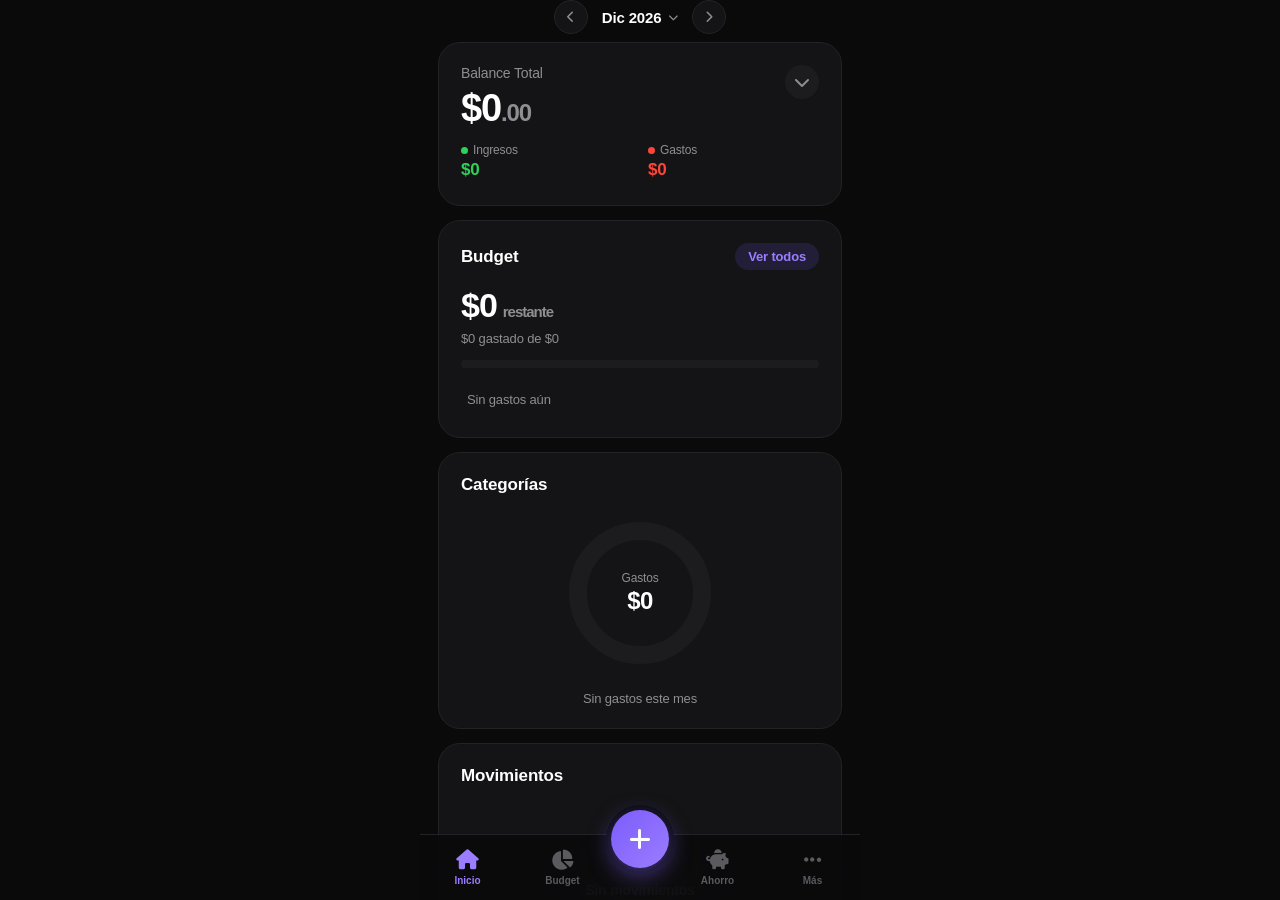
<file: index.html>
<!DOCTYPE html>
<html lang="es">
<head>
<meta charset="UTF-8">
<meta name="viewport" content="width=device-width,initial-scale=1,maximum-scale=1,user-scalable=no,viewport-fit=cover">
<meta name="apple-mobile-web-app-capable" content="yes">
<meta name="apple-mobile-web-app-status-bar-style" content="black-translucent">
<meta name="theme-color" content="#0A0A0B">
<title>Budget</title>
<link rel="apple-touch-icon" href="assets/icon.png">
<link rel="icon" href="assets/icon.png">
<link rel="stylesheet" href="https://cdnjs.cloudflare.com/ajax/libs/font-awesome/6.5.1/css/all.min.css">
<link rel="stylesheet" href="css/app.css">
</head>
<body>

<div id="load">
  <div class="sk-hd">
    <div class="sk sk-arrow"></div>
    <div class="sk sk-month"></div>
    <div class="sk sk-arrow"></div>
  </div>
  <div class="sk-body">
    <!-- balance card skeleton -->
    <div class="sk sk-card" style="height:148px">
      <div class="sk-pad">
        <div class="sk sk-line" style="width:90px;height:13px"></div>
        <div class="sk sk-line" style="width:170px;height:36px;margin-top:12px"></div>
        <div class="sk-row" style="margin-top:22px">
          <div><div class="sk sk-line" style="width:60px;height:11px"></div><div class="sk sk-line" style="width:80px;height:17px;margin-top:6px"></div></div>
          <div><div class="sk sk-line" style="width:60px;height:11px"></div><div class="sk sk-line" style="width:80px;height:17px;margin-top:6px"></div></div>
        </div>
      </div>
    </div>
    <!-- budget card skeleton -->
    <div class="sk sk-card" style="height:170px">
      <div class="sk-pad">
        <div class="sk-row"><div class="sk sk-line" style="width:70px;height:16px"></div><div class="sk sk-line" style="width:70px;height:26px;border-radius:50px"></div></div>
        <div class="sk sk-line" style="width:140px;height:30px;margin-top:14px"></div>
        <div class="sk sk-line" style="width:100%;height:8px;border-radius:5px;margin-top:14px"></div>
        <div class="sk-row" style="margin-top:16px;gap:10px">
          <div class="sk sk-line" style="width:130px;height:54px;border-radius:14px"></div>
          <div class="sk sk-line" style="width:130px;height:54px;border-radius:14px"></div>
        </div>
      </div>
    </div>
    <!-- donut card skeleton -->
    <div class="sk sk-card" style="height:300px">
      <div class="sk-pad">
        <div class="sk sk-line" style="width:90px;height:16px"></div>
        <div style="display:flex;justify-content:center;margin:18px 0"><div class="sk sk-circle"></div></div>
        <div class="sk sk-line" style="width:100%;height:14px;margin-top:14px"></div>
        <div class="sk sk-line" style="width:100%;height:14px;margin-top:14px"></div>
        <div class="sk sk-line" style="width:100%;height:14px;margin-top:14px"></div>
      </div>
    </div>
  </div>
</div>

<!-- ═══ HOME ═══ -->
<div id="v-home" class="view on">
  <div class="hd">
    <div class="hd-arrow" onclick="changeMonth(-1)"><i class="fa-solid fa-chevron-left"></i></div>
    <div class="hd-month" onclick="openCal()"><span id="mn-home">Jun 2026</span><i class="fa-solid fa-chevron-down"></i></div>
    <div class="hd-arrow" onclick="changeMonth(1)"><i class="fa-solid fa-chevron-right"></i></div>
  </div>
  <div class="sa hs">
    <!-- BALANCE -->
    <div class="bal-card">
      <div class="bal-top">
        <div>
          <div class="bal-lbl">Balance Total</div>
          <div class="bal-val" id="h-bal">$0<span class="c">.00</span></div>
        </div>
        <div class="bal-chev" onclick="go('savings')"><i class="fa-solid fa-chevron-down"></i></div>
      </div>
      <div class="bal-sub">
        <div class="bal-mini"><div class="bal-mini-lbl"><span class="dot-g"></span>Ingresos</div><div class="bal-mini-val" id="h-inc" style="color:var(--green)">$0</div><div class="bal-cmp" id="h-inc-cmp"></div></div>
        <div class="bal-mini"><div class="bal-mini-lbl"><span class="dot-r"></span>Gastos</div><div class="bal-mini-val" id="h-exp" style="color:var(--red)">$0</div><div class="bal-cmp" id="h-exp-cmp"></div></div>
      </div>
      <div class="sav-line" id="h-sav-line" style="display:none" onclick="go('savings')">
        <div class="sav-line-l"><span class="dot-v"></span>Apartado al ahorro</div>
        <div class="sav-line-v" id="h-sav-val">$0</div>
      </div>
    </div>

    <!-- BUDGET -->
    <div class="bud-card">
      <div class="bud-hd"><div class="bud-title">Budget</div><div class="bud-pill" onclick="go('budget')">Ver todos</div></div>
      <div class="bud-left" id="h-bud-left">$0<span class="lt">restante</span></div>
      <div class="bud-spent" id="h-bud-spent">$0 gastado</div>
      <div class="bud-bar"><div class="bud-bar-f" id="h-bud-bar" style="width:0%"></div></div>
      <div class="bud-cats" id="h-bud-chips"></div>
    </div>

    <!-- CATEGORIES DONUT -->
    <div class="cat-card">
      <div class="cat-hd"><div class="cat-title">Categorías</div></div>
      <div class="donut-box">
        <svg width="160" height="160" viewBox="0 0 160 160" id="donut-svg"></svg>
        <div class="donut-center"><div class="l">Gastos</div><div class="v" id="donut-total">$0</div></div>
      </div>
      <div class="cat-legend" id="cat-legend"></div>
    </div>

    <!-- SAVINGS DASHBOARD CARD -->
    <div class="sav-dash" id="h-sav-card" style="display:none" onclick="go('savings')">
      <div class="sav-dash-hd">
        <div class="sav-dash-ico">🐷</div>
        <div style="flex:1">
          <div class="sav-dash-title">Ahorro</div>
          <div class="sav-dash-sub" id="h-sav-sub">Apartado este mes</div>
        </div>
        <i class="fa-solid fa-chevron-right" style="color:var(--t3);font-size:13px"></i>
      </div>
      <div class="sav-dash-val" id="h-sav-total">$0</div>
      <div class="sav-dash-goal" id="h-sav-goal">Meta: $0</div>
      <div class="sav-dash-bar"><div class="sav-dash-bar-f" id="h-sav-bar" style="width:0%"></div></div>
      <div class="sav-dash-chips" id="h-sav-chips"></div>
    </div>

    <!-- TRANSACTIONS -->
    <div class="tx-card">
      <div class="tx-hd"><div class="tx-title">Movimientos</div></div>
      <div id="tx-list"></div>
    </div>
  </div>
</div>

<!-- ═══ BUDGET VIEW ═══ -->
<div id="v-budget" class="view">
  <div class="hd">
    <div class="hd-arrow" onclick="changeMonth(-1)"><i class="fa-solid fa-chevron-left"></i></div>
    <div class="hd-month" onclick="openCal()"><span id="mn-bud">Jun 2026</span><i class="fa-solid fa-chevron-down"></i></div>
    <div class="hd-arrow" onclick="changeMonth(1)"><i class="fa-solid fa-chevron-right"></i></div>
  </div>
  <div class="sa hs">
    <div class="bud-card" style="text-align:center">
      <div style="font-size:14px;color:var(--t2);font-weight:600;margin-bottom:8px">Budget Total</div>
      <div style="display:flex;align-items:baseline;justify-content:center;gap:10px">
        <div style="font-size:40px;font-weight:800;letter-spacing:-.03em" id="b-total">$0</div>
        <div style="font-size:18px;font-weight:700;color:var(--violet2)" id="b-pct">%0</div>
      </div>
      <div class="bud-bar" style="margin:18px 0 12px"><div class="bud-bar-f" id="b-bar" style="width:0%"></div></div>
      <div style="display:flex;justify-content:space-between;font-size:13px;font-weight:500;color:var(--t2)">
        <span id="b-spent">$0 gastado</span><span id="b-left">$0 restante</span>
      </div>
    </div>
    <div class="cat-card" style="padding:8px 22px">
      <div id="b-list"></div>
    </div>
  </div>
</div>

<!-- ═══ SAVINGS VIEW ═══ -->
<div id="v-savings" class="view">
  <div class="hd">
    <div class="hd-arrow" onclick="changeMonth(-1)"><i class="fa-solid fa-chevron-left"></i></div>
    <div class="hd-month" onclick="openCal()"><span id="mn-sav">Jun 2026</span><i class="fa-solid fa-chevron-down"></i></div>
    <div class="hd-arrow" onclick="changeMonth(1)"><i class="fa-solid fa-chevron-right"></i></div>
  </div>
  <div class="sa hs">
    <div class="sav-card">
      <div class="sav-hd">
        <div class="sav-ico">🐷</div>
        <div><div class="sav-title">Total Ahorrado</div><div class="sav-sub">Dinero apartado a propósito</div></div>
      </div>
      <div class="sav-val" id="s-val">$0</div>
      <div class="sav-goal" id="s-goal" onclick="editGoal()">Meta: $2,000 ›</div>
      <div class="sav-bar"><div class="sav-bar-f" id="s-bar" style="width:0%"></div></div>
      <div class="sav-pct" id="s-pct">0% de tu meta</div>
    </div>
    <div class="tx-card" style="padding:8px 22px">
      <div class="tx-hd"><div class="tx-title">Mis metas de ahorro</div></div>
      <div id="s-goals" style="margin-bottom:6px"></div>
    </div>
    <div class="tx-card" style="padding:8px 22px">
      <div class="tx-hd"><div class="tx-title">Apartado por mes</div></div>
      <div id="s-months"></div>
    </div>
  </div>
</div>

<!-- ═══ MORE VIEW ═══ -->
<div id="v-more" class="view">
  <div class="hd"><div class="hd-month">Más</div></div>
  <div class="sa hs">
    <div class="sec-title">Datos</div>
    <div class="set-card">
      <div class="srow" onclick="loadFromSheets(true)"><div class="sico" style="background:rgba(48,209,88,.15);color:var(--green)"><i class="fa-solid fa-rotate"></i></div><div class="srow-i"><h4>Sincronizar ahora</h4><p>Descargar desde Google Sheets</p></div><span id="sdot"></span></div>
      <div class="srow" onclick="openSheets()"><div class="sico" style="background:rgba(124,92,252,.15);color:var(--violet2)"><i class="fa-solid fa-table"></i></div><div class="srow-i"><h4>Google Sheets</h4><p>Configurar conexión</p></div><i class="fa-solid fa-chevron-right chev"></i></div>
    </div>
    <div class="sec-title">Configuración</div>
    <div class="set-card">
      <div class="srow" onclick="openCatConfig()"><div class="sico" style="background:rgba(124,92,252,.15);color:var(--violet2)"><i class="fa-solid fa-sliders"></i></div><div class="srow-i"><h4>Configurar subcategorías</h4><p>Gasto, ingreso y ahorro</p></div><i class="fa-solid fa-chevron-right chev"></i></div>
      <div class="srow" onclick="editGoal()"><div class="sico" style="background:rgba(124,92,252,.15);color:var(--violet2)"><i class="fa-solid fa-bullseye"></i></div><div class="srow-i"><h4>Meta de ahorro</h4></div><i class="fa-solid fa-chevron-right chev"></i></div>
    </div>

    <div class="sec-title">Preferencias</div>
    <div class="set-card">
      <div class="srow" onclick="if(confirm('¿Borrar todos los datos locales?')){localStorage.clear();location.reload();}"><div class="sico" style="background:rgba(255,69,58,.15);color:var(--red)"><i class="fa-solid fa-trash"></i></div><div class="srow-i"><h4 style="color:var(--red)">Borrar datos</h4></div></div>
    </div>
  </div>
</div>

<!-- ═══ NAV ═══ -->
<nav class="nav">
  <button class="nb on" id="nav-home" onclick="go('home')"><i class="fa-solid fa-house"></i><span>Inicio</span></button>
  <button class="nb" id="nav-budget" onclick="go('budget')"><i class="fa-solid fa-chart-pie"></i><span>Budget</span></button>
  <div class="nav-sp"></div>
  <button class="nb" id="nav-savings" onclick="go('savings')"><i class="fa-solid fa-piggy-bank"></i><span>Ahorro</span></button>
  <button class="nb" id="nav-more" onclick="go('more')"><i class="fa-solid fa-ellipsis"></i><span>Más</span></button>
</nav>
<button id="fab" onclick="openAdd()"><i class="fa-solid fa-plus"></i></button>

<!-- ═══ ADD MODAL ═══ -->
<div id="modal"><div class="mbg" onclick="closeAdd()"></div><div class="msh">
  <div class="pill"></div>
  <div class="mhd"><button class="mc" onclick="closeAdd()">Cancelar</button><span class="mtt" id="m-title">Nuevo Movimiento</span><div style="width:64px"></div></div>
  <input type="hidden" id="edit-id">
  <div class="seg">
    <div class="seg-b" id="seg-i" onclick="setType('Ingreso')">Ingreso</div>
    <div class="seg-b act-e" id="seg-e" onclick="setType('Gasto')">Gasto</div>
    <div class="seg-b" id="seg-s" onclick="setType('Ahorro')">Ahorro</div>
  </div>
  <div class="amt-box"><span class="s">$</span><input type="number" id="amt" class="amt-inp" placeholder="0" inputmode="decimal"></div>
  <div class="cat-grid" id="cat-grid"></div>
  <div class="sub-sec" id="sub-sec"><div class="sub-sec-lbl">Subcategoría</div><div class="sub-grid" id="sub-grid"></div></div>
  <div class="rows">
    <div class="row"><span class="row-l"><i class="fa-regular fa-calendar"></i>Fecha</span><input type="date" id="tdate" class="row-c"></div>
    <div class="row"><span class="row-l"><i class="fa-regular fa-comment"></i>Nota</span><input type="text" id="note" class="row-c" placeholder="Opcional..."></div>
  </div>
  <button class="big-btn" onclick="saveTx()">Guardar Movimiento</button>
  <button onclick="delTx()" style="margin:0 20px 6px;width:calc(100% - 40px);padding:14px;border-radius:15px;border:1px solid rgba(255,69,58,.3);background:rgba(255,69,58,.08);color:var(--red);font-size:15px;font-weight:600;cursor:pointer;display:none" id="del-btn">Eliminar movimiento</button>
</div></div>

<!-- ═══ SHEETS MODAL ═══ -->
<div id="modal-sheets"><div class="mbg" onclick="closeSheets()"></div><div class="msh">
  <div class="pill"></div>
  <div class="mhd"><button class="mc" onclick="closeSheets()">Cerrar</button><span class="mtt">Google Sheets</span><button class="msave" onclick="saveUrl()">Guardar</button></div>
  <div style="padding:20px">
    <p style="font-size:13px;color:var(--t2);line-height:1.6;margin-bottom:14px">Pega la URL de tu Apps Script (terminada en /exec).</p>
    <input type="text" id="url-inp" class="inp" placeholder="https://script.google.com/.../exec">
  </div>
</div></div>

<!-- ═══ CALENDAR MODAL ═══ -->
<div id="cal-modal"><div class="mbg" onclick="closeCal()"></div><div class="msh">
  <div class="pill"></div>
  <div class="mhd">
    <button class="mc" onclick="calChangeYear(-1)"><i class="fa-solid fa-chevron-left"></i></button>
    <span class="mtt" id="cal-year">2026</span>
    <button class="mc" onclick="calChangeYear(1)"><i class="fa-solid fa-chevron-right"></i></button>
  </div>
  <div class="cal-grid" id="cal-grid"></div>
  <div style="padding:0 20px 8px;font-size:12px;color:var(--t3);text-align:center">Toca un mes para verlo · muestra ingreso de cada mes</div>
</div></div>

<!-- ═══ CATEGORY CONFIG MODAL ═══ -->
<div id="cfg-modal"><div class="mbg" onclick="closeCatConfig()"></div><div class="msh">
  <div class="pill"></div>
  <div class="mhd"><button class="mc" onclick="closeCatConfig()">Cerrar</button><span class="mtt">Subcategorías</span><div style="width:50px"></div></div>
  <div class="cfg-tabs">
    <button class="cfg-tab on" id="cfg-tab-gasto" onclick="cfgTab('gasto')">Gasto</button>
    <button class="cfg-tab" id="cfg-tab-ingreso" onclick="cfgTab('ingreso')">Ingreso</button>
    <button class="cfg-tab" id="cfg-tab-ahorro" onclick="cfgTab('ahorro')">Ahorro</button>
  </div>
  <div id="cfg-body" class="cfg-body"></div>
</div></div>

<div id="toast"></div>

<script src="js/app.js"></script>
<script>
function openSheets(){document.getElementById('modal-sheets').classList.add('mon');}
function closeSheets(){document.getElementById('modal-sheets').classList.remove('mon');}
</script>
</body>
</html>
</file>
<file: css/app.css>
:root{
  --sat:env(safe-area-inset-top,59px);
  --sab:env(safe-area-inset-bottom,34px);
  --bg:#0A0A0B; --card:#141416; --card2:#1C1C1F;
  --bdr:#232327; --t1:#FFFFFF; --t2:#8E8E93; --t3:#5A5A5F;
  --violet:#7C5CFC; --violet2:#9B7DFF;
  --green:#30D158; --red:#FF453A; --amber:#FF9F0A;
  --blue:#0A84FF; --pink:#FF375F; --cyan:#64D2FF; --orange:#FF9F0A;
  --grad-v:linear-gradient(135deg,#7C5CFC,#9B7DFF);
  --r:22px; --rs:16px;
}
*,*::before,*::after{box-sizing:border-box;margin:0;padding:0;-webkit-tap-highlight-color:transparent;}
html,body{height:100%;overflow:hidden;}
body{
  font-family:-apple-system,BlinkMacSystemFont,'SF Pro Display','Inter',sans-serif;
  background:var(--bg);color:var(--t1);
  max-width:440px;margin:0 auto;position:fixed;inset:0;
  display:flex;flex-direction:column;
  -webkit-font-smoothing:antialiased;letter-spacing:-.01em;
}
.hs::-webkit-scrollbar{display:none;}.hs{scrollbar-width:none;}

/* LOADING */
/* ═══ SKELETON LOADER ═══ */
#load{position:fixed;inset:0;background:var(--bg);z-index:999;transition:opacity .4s,visibility .4s;overflow:hidden;display:flex;flex-direction:column;}
#load.hide{opacity:0;visibility:hidden;}
.sk-hd{flex-shrink:0;padding:calc(var(--sat)+40px) 20px 12px;display:flex;align-items:center;justify-content:center;gap:14px;}
.sk-arrow{width:34px;height:34px;border-radius:50%;}
.sk-month{width:110px;height:18px;border-radius:8px;}
.sk-body{flex:1;padding:8px 18px;}
.sk-card{border-radius:22px;margin-bottom:14px;background:var(--card)!important;border:1px solid var(--bdr);position:relative;overflow:hidden;}
.sk-pad{padding:22px;}
.sk-row{display:flex;justify-content:space-between;align-items:center;}
.sk-line{border-radius:7px;}
.sk-circle{width:160px;height:160px;border-radius:50%;}
/* shimmer base */
.sk{position:relative;overflow:hidden;background:var(--card2);}
.sk::after{content:'';position:absolute;inset:0;transform:translateX(-100%);background:linear-gradient(90deg,transparent,rgba(255,255,255,.06),transparent);animation:shimmer 1.5s infinite;}
.sk-card.sk::after{background:linear-gradient(90deg,transparent,rgba(255,255,255,.03),transparent);}
@keyframes shimmer{100%{transform:translateX(100%)}}

/* VIEWS */
.view{display:none;flex-direction:column;flex:1;overflow:hidden;}
.view.on{display:flex;animation:f .3s ease;}
@keyframes f{from{opacity:0;transform:translateY(6px)}to{opacity:1;transform:translateY(0)}}

/* HEADER with month nav */
.hd{flex-shrink:0;padding:calc(var(--sat)+40px) 20px 12px;display:flex;align-items:center;justify-content:center;gap:14px;}
.hd-arrow{width:34px;height:34px;border-radius:50%;background:var(--card);border:1px solid var(--bdr);display:flex;align-items:center;justify-content:center;color:var(--t2);cursor:pointer;font-size:12px;}
.hd-arrow:active{background:var(--card2);}
.hd-month{font-size:15px;font-weight:700;display:flex;align-items:center;gap:7px;cursor:pointer;}
.hd-month i{font-size:10px;color:var(--t2);}

.sa{flex:1;overflow-y:auto;overflow-x:hidden;-webkit-overflow-scrolling:touch;padding:8px 18px calc(110px + var(--sab));}

/* BALANCE CARD */
.bal-card{background:var(--card);border:1px solid var(--bdr);border-radius:var(--r);padding:22px;margin-bottom:14px;}
.bal-top{display:flex;justify-content:space-between;align-items:flex-start;}
.bal-lbl{font-size:14px;color:var(--t2);font-weight:500;margin-bottom:8px;}
.bal-val{font-size:38px;font-weight:800;letter-spacing:-.03em;line-height:1;}
.bal-val .c{font-size:24px;color:var(--t2);}
.bal-chev{width:34px;height:34px;border-radius:50%;background:var(--card2);display:flex;align-items:center;justify-content:center;color:var(--t2);cursor:pointer;}
.bal-sub{display:flex;gap:16px;margin-top:16px;}
.bal-mini{flex:1;}
.bal-mini-lbl{font-size:12px;color:var(--t2);font-weight:500;display:flex;align-items:center;gap:5px;margin-bottom:3px;}
.bal-mini-val{font-size:17px;font-weight:700;}
.dot-g{width:7px;height:7px;border-radius:50%;background:var(--green);}
.dot-r{width:7px;height:7px;border-radius:50%;background:var(--red);}

/* BUDGET CARD */
.bud-card{background:var(--card);border:1px solid var(--bdr);border-radius:var(--r);padding:22px;margin-bottom:14px;}
.bud-hd{display:flex;justify-content:space-between;align-items:center;margin-bottom:16px;}
.bud-title{font-size:17px;font-weight:700;}
.bud-pill{font-size:13px;font-weight:600;color:var(--violet2);background:rgba(124,92,252,.14);padding:6px 13px;border-radius:50px;cursor:pointer;}
.bud-left{font-size:34px;font-weight:800;letter-spacing:-.03em;}
.bud-left .lt{font-size:15px;color:var(--t2);font-weight:600;margin-left:6px;}
.bud-spent{font-size:13px;color:var(--t2);margin:6px 0 14px;font-weight:500;}
.bud-bar{height:8px;background:var(--card2);border-radius:5px;overflow:hidden;margin-bottom:18px;}
.bud-bar-f{height:100%;border-radius:5px;background:var(--grad-v);transition:width .8s cubic-bezier(.22,1,.36,1);}
.bud-cats{display:flex;gap:10px;overflow-x:auto;padding-bottom:2px;}
.bud-cats::-webkit-scrollbar{display:none;}
.bud-chip{flex-shrink:0;display:flex;align-items:center;gap:10px;background:var(--card2);border:1px solid var(--bdr);border-radius:14px;padding:10px 14px;min-width:140px;}
.bud-chip-ring{width:34px;height:34px;flex-shrink:0;}
.bud-chip-info{min-width:0;}
.bud-chip-name{font-size:13px;font-weight:600;white-space:nowrap;}
.bud-chip-spent{font-size:11px;color:var(--t2);margin-top:1px;}

/* CATEGORIES / DONUT */
.cat-card{background:var(--card);border:1px solid var(--bdr);border-radius:var(--r);padding:22px;margin-bottom:14px;}
.cat-hd{display:flex;justify-content:space-between;align-items:center;margin-bottom:18px;}
.cat-title{font-size:17px;font-weight:700;}
.donut-box{display:flex;justify-content:center;position:relative;margin-bottom:18px;}
.donut-center{position:absolute;top:50%;left:50%;transform:translate(-50%,-50%);text-align:center;}
.donut-center .l{font-size:12px;color:var(--t2);font-weight:500;}
.donut-center .v{font-size:24px;font-weight:800;letter-spacing:-.02em;margin-top:2px;}
.cat-legend{display:flex;flex-direction:column;gap:14px;}
.cl-row{display:flex;align-items:center;gap:12px;}
.cl-dot{width:10px;height:10px;border-radius:50%;flex-shrink:0;}
.cl-name{flex:1;font-size:14px;font-weight:600;}
.cl-amt{font-size:14px;font-weight:700;}
.cl-pct{font-size:12px;color:var(--t2);font-weight:600;min-width:34px;text-align:right;}

/* TRANSACTIONS */
.tx-card{background:var(--card);border:1px solid var(--bdr);border-radius:var(--r);padding:8px 22px;margin-bottom:14px;}
.tx-hd{display:flex;justify-content:space-between;align-items:center;padding:14px 0 6px;}
.tx-title{font-size:17px;font-weight:700;}
.tx-row{display:flex;align-items:center;gap:13px;padding:13px 0;border-bottom:1px solid var(--bdr);}
.tx-row:last-child{border-bottom:none;}
.tx-ico{width:44px;height:44px;border-radius:13px;display:flex;align-items:center;justify-content:center;font-size:19px;flex-shrink:0;}
.tx-mid{flex:1;min-width:0;}
.tx-name{font-size:15px;font-weight:600;white-space:nowrap;overflow:hidden;text-overflow:ellipsis;}
.tx-meta{font-size:12px;color:var(--t2);margin-top:2px;}
.tx-r{text-align:right;flex-shrink:0;}
.tx-amt{font-size:15px;font-weight:700;}
.tx-amt.i{color:var(--green);}
.tx-date{font-size:11px;color:var(--t3);margin-top:2px;}
.empty{text-align:center;padding:36px 0;}
.empty-emoji{font-size:38px;margin-bottom:10px;}
.empty p{font-size:14px;color:var(--t2);font-weight:600;}
.empty span{font-size:12px;color:var(--t3);}

/* SAVINGS */
.sav-card{background:linear-gradient(145deg,#1A1530,#141416);border:1px solid rgba(124,92,252,.25);border-radius:var(--r);padding:22px;margin-bottom:14px;}
.sav-hd{display:flex;align-items:center;gap:10px;margin-bottom:14px;}
.sav-ico{width:40px;height:40px;border-radius:12px;background:rgba(124,92,252,.2);display:flex;align-items:center;justify-content:center;font-size:18px;}
.sav-title{font-size:16px;font-weight:700;}
.sav-sub{font-size:12px;color:var(--t2);}
.sav-val{font-size:30px;font-weight:800;letter-spacing:-.03em;}
.sav-goal{font-size:13px;color:var(--t2);margin:4px 0 14px;font-weight:500;}
.sav-bar{height:8px;background:var(--card2);border-radius:5px;overflow:hidden;}
.sav-bar-f{height:100%;border-radius:5px;background:var(--grad-v);transition:width .9s cubic-bezier(.22,1,.36,1);}
.sav-pct{font-size:12px;font-weight:700;color:var(--violet2);margin-top:8px;text-align:right;}

/* NAV */
.nav{position:fixed;bottom:0;width:100%;max-width:440px;left:50%;transform:translateX(-50%);
  background:rgba(10,10,11,.88);backdrop-filter:blur(24px) saturate(180%);-webkit-backdrop-filter:blur(24px) saturate(180%);
  border-top:1px solid var(--bdr);display:flex;justify-content:space-around;align-items:center;
  padding-bottom:var(--sab);height:calc(66px + var(--sab));z-index:100;}
.nb{display:flex;flex-direction:column;align-items:center;gap:5px;border:none;background:none;cursor:pointer;color:var(--t3);flex:1;transition:color .18s;}
.nb i{font-size:20px;}.nb span{font-size:10px;font-weight:600;}
.nb.on{color:var(--violet2);}
.nav-sp{width:60px;}

/* FAB */
#fab{position:fixed;bottom:calc(32px + var(--sab));left:50%;transform:translateX(-50%);
  width:58px;height:58px;border-radius:50%;background:var(--grad-v);border:none;cursor:pointer;
  display:flex;align-items:center;justify-content:center;font-size:24px;color:#fff;
  box-shadow:0 6px 22px rgba(124,92,252,.5),0 0 0 5px var(--bg);z-index:101;transition:transform .15s;}
#fab:active{transform:translateX(-50%) scale(.9);}

/* MODAL */
.mbg{display:none;position:fixed;inset:0;background:rgba(0,0,0,.65);backdrop-filter:blur(5px);z-index:200;opacity:0;transition:opacity .3s;}
.msh{position:fixed;bottom:0;left:50%;transform:translateX(-50%) translateY(100%);width:100%;max-width:440px;background:var(--card);border-radius:28px 28px 0 0;z-index:201;visibility:hidden;transition:transform .4s cubic-bezier(.32,.72,0,1),visibility .4s;max-height:92dvh;overflow-y:auto;padding-bottom:max(var(--sab),20px);border-top:1px solid var(--bdr);}
.mon .mbg{display:block;opacity:1;}
.mon .msh{transform:translateX(-50%) translateY(0);visibility:visible;}
.pill{width:40px;height:5px;background:var(--bdr);border-radius:3px;margin:12px auto 18px;}
.mhd{display:flex;align-items:center;justify-content:space-between;padding:0 20px 16px;border-bottom:1px solid var(--bdr);}
.mtt{font-size:17px;font-weight:700;}
.mc{font-size:15px;font-weight:500;border:none;background:none;color:var(--t2);cursor:pointer;}
.msave{font-size:15px;font-weight:700;border:none;background:var(--violet);color:#fff;cursor:pointer;padding:9px 20px;border-radius:50px;}

.seg{display:flex;background:var(--card2);border-radius:13px;padding:4px;margin:16px 20px 0;gap:3px;}
.seg-b{flex:1;text-align:center;padding:11px;border-radius:10px;font-size:14px;font-weight:700;cursor:pointer;color:var(--t2);transition:all .18s;}
.seg-b.act-i{background:rgba(48,209,88,.15);color:var(--green);}
.seg-b.act-e{background:rgba(255,69,58,.15);color:var(--red);}

.amt-box{text-align:center;padding:22px 20px;border-bottom:1px solid var(--bdr);}
.amt-box .s{font-size:34px;color:var(--t2);font-weight:300;}
.amt-inp{font-size:54px;font-weight:800;width:230px;border:none;outline:none;background:none;text-align:center;color:var(--t1);letter-spacing:-.04em;}

.cat-grid{display:grid;grid-template-columns:repeat(3,1fr);gap:10px;padding:18px 20px;}
.cat-btn{padding:15px 6px;border-radius:15px;border:1.5px solid var(--bdr);background:var(--card2);cursor:pointer;display:flex;flex-direction:column;align-items:center;gap:7px;font-size:12px;font-weight:600;color:var(--t2);transition:all .18s;}
.cat-btn.sel{border-width:2px;}
.cat-btn-ico{font-size:24px;}

.rows{padding:6px 20px;}
.row{display:flex;align-items:center;justify-content:space-between;padding:15px 0;border-bottom:1px solid var(--bdr);min-height:54px;gap:10px;}
.row:last-child{border-bottom:none;}
.row-l{font-size:14px;font-weight:600;color:var(--t2);display:flex;align-items:center;gap:9px;}
.row-l i{color:var(--t3);width:15px;text-align:center;}
.row-c{font-size:14px;font-weight:600;border:none;outline:none;background:none;text-align:right;color:var(--t1);max-width:190px;}
select.row-c{-webkit-appearance:none;direction:rtl;}
select.row-c option{background:var(--card);color:var(--t1);}

.big-btn{margin:16px 20px;display:block;width:calc(100% - 40px);padding:17px;border-radius:17px;border:none;background:var(--grad-v);font-size:16px;font-weight:700;color:#fff;cursor:pointer;box-shadow:0 6px 18px rgba(124,92,252,.4);}
.inp{width:100%;border:1.5px solid var(--bdr);border-radius:14px;padding:14px;font-size:15px;outline:none;color:var(--t1);background:var(--card2);font-family:inherit;}
.inp:focus{border-color:var(--violet);}

/* BUDGET EDIT VIEW rows */
.be-row{display:flex;align-items:center;gap:13px;padding:16px 0;border-bottom:1px solid var(--bdr);}
.be-row:last-child{border-bottom:none;}
.be-ico{width:44px;height:44px;border-radius:13px;display:flex;align-items:center;justify-content:center;font-size:19px;flex-shrink:0;}
.be-mid{flex:1;}
.be-name{font-size:15px;font-weight:600;margin-bottom:8px;}
.be-bar{height:6px;background:var(--card2);border-radius:4px;overflow:hidden;}
.be-bar-f{height:100%;border-radius:4px;transition:width .7s;}
.be-sub{font-size:12px;color:var(--t2);margin-top:6px;}
.be-pct{font-size:16px;font-weight:800;flex-shrink:0;}
.be-edit{font-size:13px;color:var(--violet2);background:none;border:none;cursor:pointer;font-weight:600;}

#toast{position:fixed;bottom:calc(90px + var(--sab));left:50%;transform:translateX(-50%) translateY(10px);background:var(--card2);border:1px solid var(--bdr);color:#fff;padding:12px 22px;border-radius:50px;font-size:13px;font-weight:600;opacity:0;transition:all .28s;z-index:9999;pointer-events:none;}
#toast.show{opacity:1;transform:translateX(-50%) translateY(0);}

#sdot{width:8px;height:8px;border-radius:50%;background:var(--green);display:inline-block;}
#sdot.sy{background:var(--amber);animation:bl 1s infinite;}#sdot.er{background:var(--red);}
@keyframes bl{0%,100%{opacity:1}50%{opacity:.3}}

.sec-title{font-size:13px;font-weight:700;color:var(--t2);margin:18px 4px 10px;}
.set-card{background:var(--card);border:1px solid var(--bdr);border-radius:var(--r);overflow:hidden;}
.srow{display:flex;align-items:center;padding:16px;border-bottom:1px solid var(--bdr);gap:13px;cursor:pointer;}
.srow:last-child{border-bottom:none;}.srow:active{background:var(--card2);}
.sico{width:36px;height:36px;border-radius:11px;display:flex;align-items:center;justify-content:center;font-size:15px;flex-shrink:0;}
.srow-i{flex:1;}.srow-i h4{font-size:15px;font-weight:600;}.srow-i p{font-size:12px;color:var(--t2);margin-top:1px;}
.srow-v{font-size:14px;color:var(--t2);}.chev{color:var(--t3);font-size:13px;}

/* ═══ SWIPE TRANSACTIONS ═══ */
.swipe-wrap{position:relative;overflow:hidden;border-radius:0;}
.swipe-wrap:not(:last-child){border-bottom:1px solid var(--bdr);}
.swipe-action{position:absolute;top:0;bottom:0;width:88px;display:flex;align-items:center;justify-content:center;color:#fff;font-size:19px;}
.swipe-action.edit{left:0;background:var(--blue);}      /* swipe RIGHT reveals blue edit on left */
.swipe-action.del{right:0;background:var(--red);}        /* swipe LEFT reveals red delete on right */
.swipe-surface{position:relative;z-index:2;background:var(--card);will-change:transform;}
.swipe-wrap .tx-row{border-bottom:none;}

/* ═══ SUBCATEGORY GRID ═══ */
.sub-sec{display:none;padding:0 20px 8px;}
.sub-sec-lbl{font-size:12px;font-weight:700;color:var(--t2);margin-bottom:10px;}
.sub-grid{display:flex;flex-wrap:wrap;gap:8px;}
.sub-btn{padding:10px 16px;border-radius:50px;border:1.5px solid var(--bdr);background:var(--card2);cursor:pointer;font-size:13px;font-weight:600;color:var(--t2);transition:all .15s;}
.sub-btn.sel{border-width:2px;}

/* ═══ MONTH COMPARISON ═══ */
.bal-cmp{font-size:11px;font-weight:600;margin-top:3px;}

/* ═══ CALENDAR ═══ */
.cal-grid{display:grid;grid-template-columns:repeat(3,1fr);gap:10px;padding:18px 20px;}
.cal-cell{background:var(--card2);border:1px solid var(--bdr);border-radius:14px;padding:14px 8px;text-align:center;cursor:pointer;transition:all .15s;}
.cal-cell:active{transform:scale(.96);}
.cal-cell.cur{border-color:var(--violet);background:rgba(124,92,252,.12);}
.cal-m{font-size:14px;font-weight:700;margin-bottom:5px;}
.cal-inc{font-size:13px;font-weight:700;}

/* ═══ BUDGET — expandable categories ═══ */
.be-cat{background:var(--card2);border:1px solid var(--bdr);border-radius:16px;margin-bottom:10px;overflow:hidden;}
.be-cat .be-row{border-bottom:none;padding:14px;cursor:pointer;}
.be-chev{color:var(--t3);font-size:13px;transition:transform .25s;flex-shrink:0;}
.be-subs{padding:0 14px 8px;border-top:1px solid var(--bdr);}
.sub-bud-row{display:flex;align-items:center;gap:10px;padding:13px 0;border-bottom:1px solid var(--bdr);}
.sub-bud-row:last-of-type{border-bottom:none;}
.sub-bud-mid{flex:1;min-width:0;}
.sub-bud-top{display:flex;justify-content:space-between;align-items:center;margin-bottom:7px;}
.sub-bud-name{font-size:14px;font-weight:600;}
.sub-bud-edit{font-size:13px;font-weight:700;color:var(--violet2);background:rgba(124,92,252,.12);border:none;padding:5px 12px;border-radius:50px;cursor:pointer;}
.sub-bud-bar{height:5px;background:var(--card);border-radius:3px;overflow:hidden;margin-bottom:5px;}
.sub-bud-bar-f{height:100%;border-radius:3px;transition:width .6s cubic-bezier(.22,1,.36,1);}
.sub-bud-sub{font-size:11px;color:var(--t2);font-weight:500;}
.sub-del{width:30px;height:30px;border-radius:50%;border:none;background:none;color:var(--t3);cursor:pointer;font-size:14px;flex-shrink:0;}
.sub-del:active{background:rgba(255,69,58,.15);color:var(--red);}
.add-sub-btn{width:100%;padding:12px;margin-top:6px;border-radius:12px;border:1px dashed var(--bdr);background:none;color:var(--violet2);font-size:13px;font-weight:600;cursor:pointer;}
.add-sub-btn:active{background:var(--card);}

/* ═══ AHORRO TYPE ═══ */
.seg-b.act-s{background:rgba(124,92,252,.18);color:var(--violet2);}
.dot-v{width:7px;height:7px;border-radius:50%;background:var(--violet);}
.sav-line{display:flex;justify-content:space-between;align-items:center;margin-top:14px;padding-top:14px;border-top:1px solid var(--bdr);cursor:pointer;}
.sav-line-l{font-size:13px;color:var(--t2);font-weight:500;display:flex;align-items:center;gap:7px;}
.sav-line-v{font-size:15px;font-weight:700;color:var(--violet2);}
/* inline + to add subcategory in add modal */
.sub-btn.sub-add{border-style:dashed;color:var(--violet2);min-width:44px;display:flex;align-items:center;justify-content:center;padding:10px 16px;}
.sub-btn.sub-add:active{background:var(--card);}

/* ═══ CATEGORY CONFIG MODAL ═══ */
.cfg-tabs{display:flex;gap:6px;padding:16px 20px 0;}
.cfg-tab{flex:1;padding:10px;border-radius:12px;font-size:13px;font-weight:700;border:1px solid var(--bdr);background:var(--card2);color:var(--t2);cursor:pointer;transition:all .15s;}
.cfg-tab.on{background:var(--violet);color:#fff;border-color:var(--violet);}
.cfg-body{padding:16px 20px;max-height:62vh;overflow-y:auto;-webkit-overflow-scrolling:touch;}
.cfg-body::-webkit-scrollbar{display:none;}
.cfg-cat{margin-bottom:18px;}
.cfg-cat-hd{display:flex;align-items:center;gap:10px;margin-bottom:11px;}
.cfg-cat-ico{width:34px;height:34px;border-radius:10px;display:flex;align-items:center;justify-content:center;font-size:16px;}
.cfg-cat-name{font-size:15px;font-weight:700;}
.cfg-subs{display:flex;flex-wrap:wrap;gap:8px;}
.cfg-chip{display:flex;align-items:center;gap:8px;background:var(--card2);border:1px solid var(--bdr);border-radius:50px;padding:8px 8px 8px 14px;font-size:13px;font-weight:600;}
.cfg-chip button{width:22px;height:22px;border-radius:50%;border:none;background:rgba(255,69,58,.15);color:var(--red);cursor:pointer;font-size:11px;display:flex;align-items:center;justify-content:center;}
.cfg-chip button:active{background:var(--red);color:#fff;}
.cfg-add{display:flex;align-items:center;gap:6px;background:none;border:1px dashed var(--bdr);border-radius:50px;padding:8px 16px;font-size:13px;font-weight:600;color:var(--violet2);cursor:pointer;}
.cfg-add:active{background:var(--card2);}

/* ═══ SAVINGS DASHBOARD CARD ═══ */
.sav-dash{background:linear-gradient(145deg,#1A1530,#141416);border:1px solid rgba(124,92,252,.25);border-radius:22px;padding:22px;margin-bottom:14px;cursor:pointer;}
.sav-dash-hd{display:flex;align-items:center;gap:12px;margin-bottom:14px;}
.sav-dash-ico{width:40px;height:40px;border-radius:12px;background:rgba(124,92,252,.2);display:flex;align-items:center;justify-content:center;font-size:18px;flex-shrink:0;}
.sav-dash-title{font-size:16px;font-weight:700;}
.sav-dash-sub{font-size:12px;color:var(--t2);margin-top:1px;}
.sav-dash-val{font-size:30px;font-weight:800;letter-spacing:-.03em;}
.sav-dash-goal{font-size:13px;color:var(--violet2);font-weight:600;margin:4px 0 14px;}
.sav-dash-bar{height:8px;background:var(--card2);border-radius:5px;overflow:hidden;margin-bottom:14px;}
.sav-dash-bar-f{height:100%;border-radius:5px;background:var(--grad-v);transition:width .9s cubic-bezier(.22,1,.36,1);}
.sav-dash-chips{display:flex;gap:8px;flex-wrap:wrap;}
.sav-dash-chip{display:flex;flex-direction:column;background:rgba(124,92,252,.1);border:1px solid rgba(124,92,252,.2);border-radius:12px;padding:9px 13px;flex:1;min-width:90px;}
.sav-dash-chip-n{font-size:11px;color:var(--t2);font-weight:600;white-space:nowrap;overflow:hidden;text-overflow:ellipsis;}
.sav-dash-chip-v{font-size:15px;font-weight:800;color:var(--violet2);margin-top:2px;}
</file>
